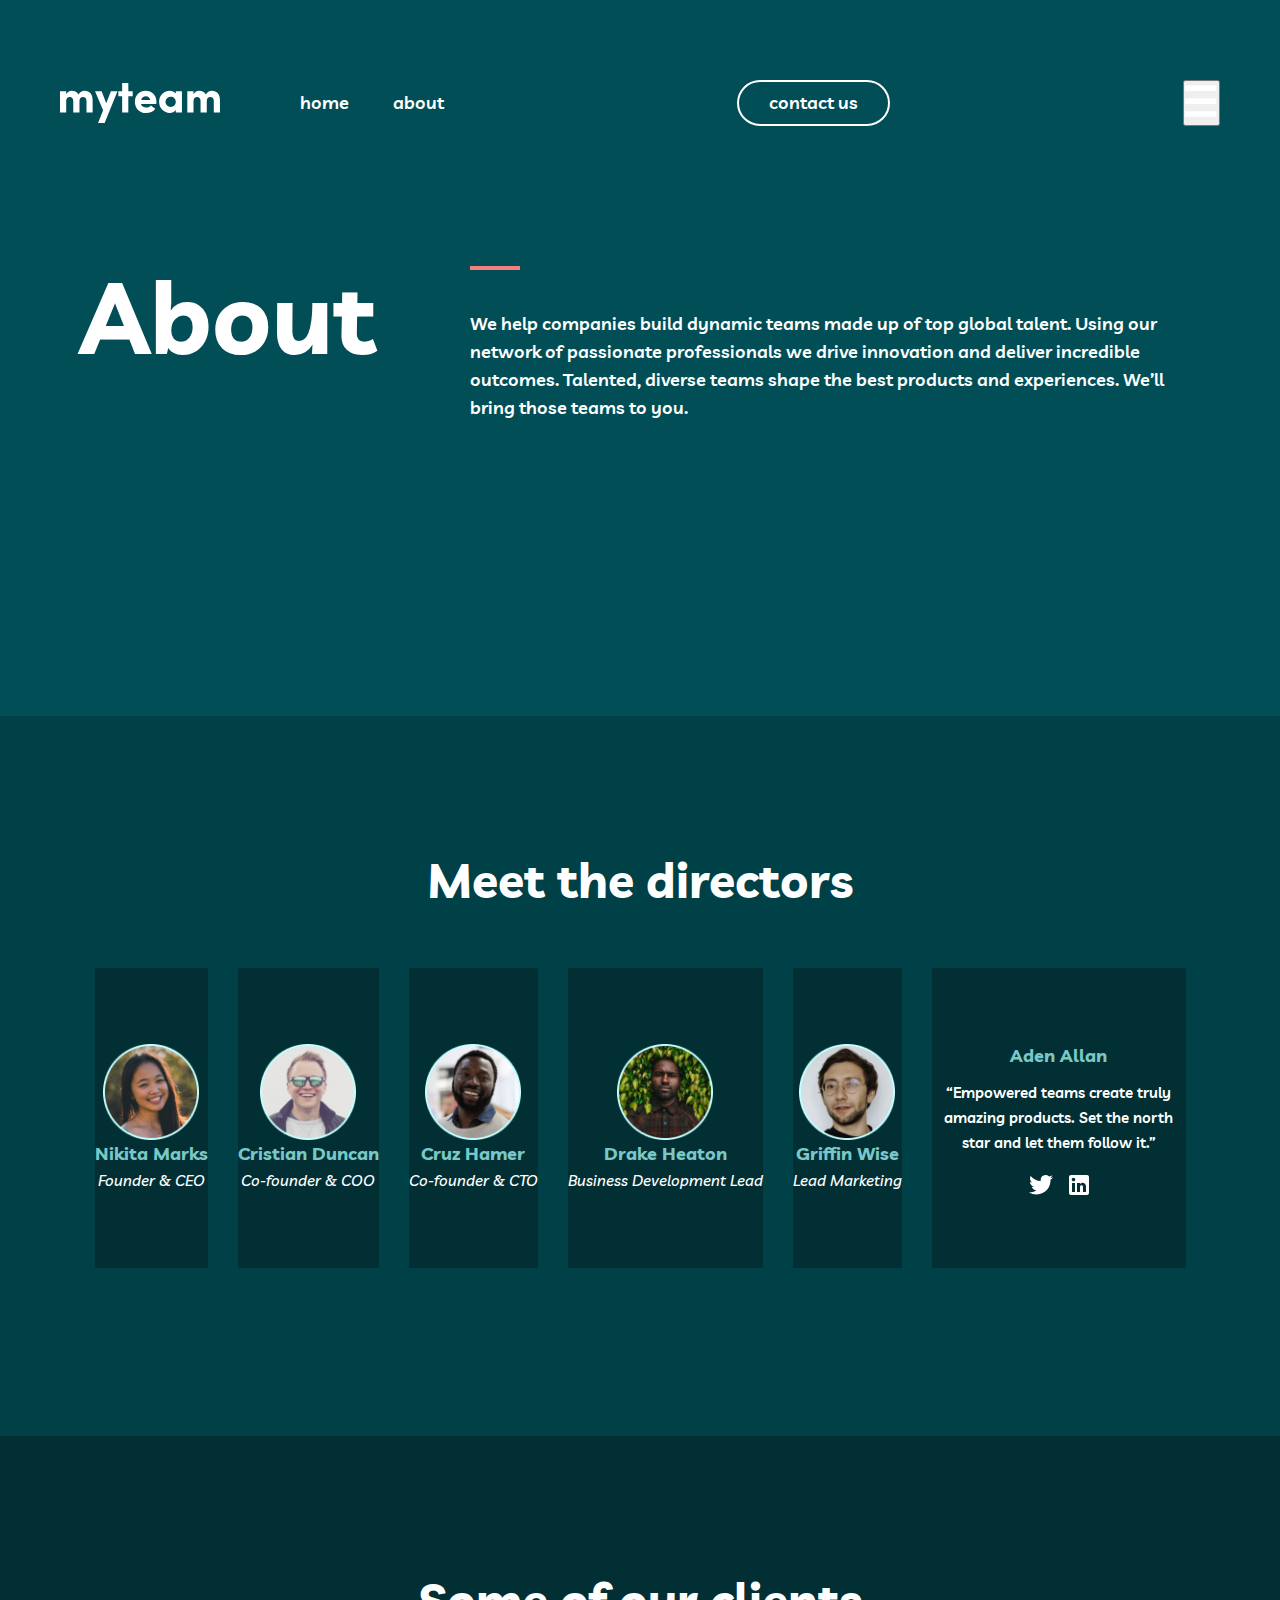
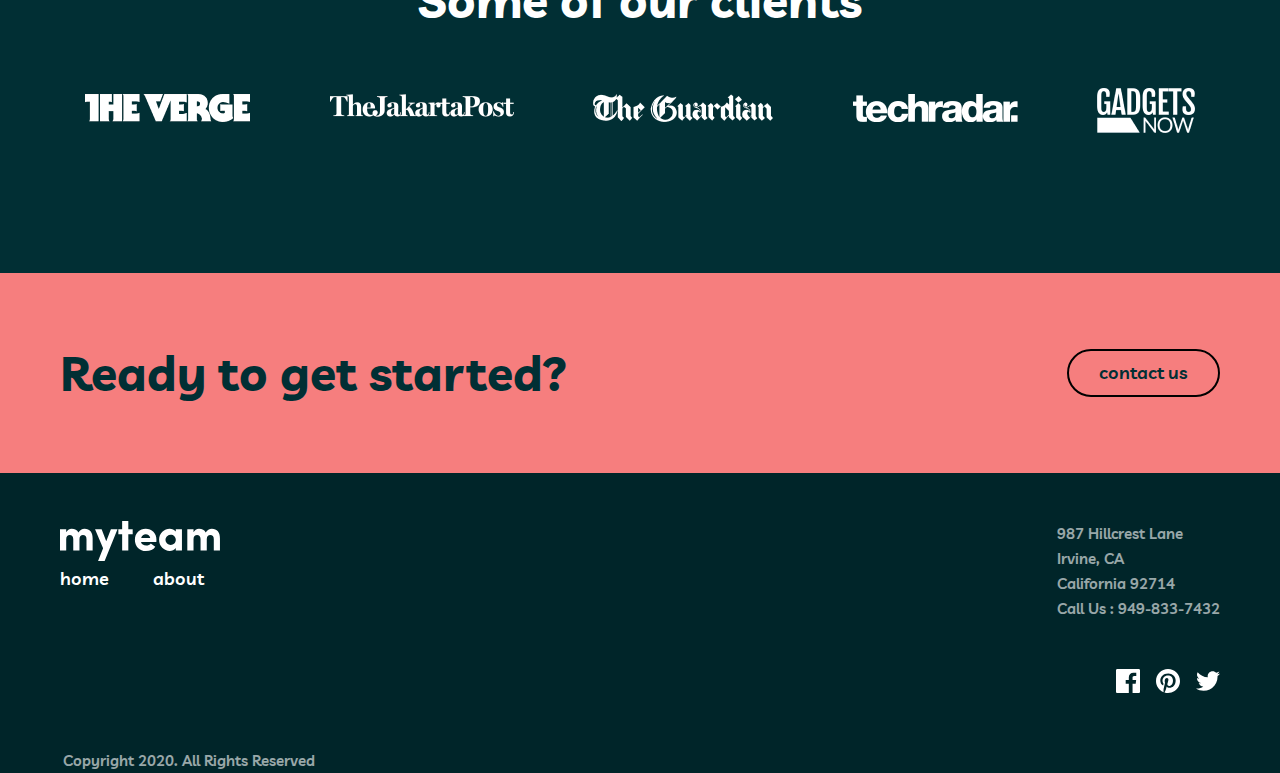
<file: about.html>
<!DOCTYPE html>
<html lang="en">
<head>
    <meta charset="UTF-8">
    <meta name="viewport" content="width=device-width, initial-scale=1.0">
    <title>About</title>
    <link rel="stylesheet" href="./css/style.css">
</head>
<body>
    <header class="site-header">
        <div class="container">
            <div class="header">
                <div class="header-content">
                    <div class="header-logo">
                        <img class="myteam-logo" src="./images/myteam-logo.svg" alt="myteam logo svg" width="160" height="40">
                        <div class="header-text">
                            <a class="header-title text-space" href="./index.html">home</a>
                            <a class="header-title" href="#">about</a>
                        </div>
                    </div>
                    <a class="button" href="./contact.html">contact us</a>
                    <button class="hamburger-btn">
                        <img class="hamburger-img" src="./images/hamburger-logo.svg" alt="" width="33" height="33">
                    </button>
                </div>
            </div>
            <div class="hero">
                <div class="container">
                    <div class="hero-content">
                        <div class="hero-card1">
                            <h1 class="hero-title">About</h1>
                        </div>
                        <div class="hero-card2">
                            <span class="hero-line"></span>
                            <p class="hero-text">We help companies build dynamic teams made up of top global talent. Using our network of passionate professionals we drive innovation and deliver incredible outcomes. Talented, diverse teams shape the best products and experiences. We’ll bring those teams to you.</p>
                        </div>
                    </div>
                </div>
            </div>
        </div>
    </header> 
    <main class="site-main">
        <section class="directors-section">
            <div class="container">
                <div class="directors">
                    <div class="directors-title">
                        <div class="director-title-text">
                            <h2 class="director-title">Meet the directors</h2>
                        </div>
                    </div>
                    <div class="directors-card">
                        <div class="directors-card1">
                            <img class="directors-img" src="./images/directors-img1.png" alt="" width="96" height="96">
                            <b class="directors-name">Nikita Marks</b>
                            <p class="directors-text">Founder & CEO</p>
                        </div>
                        <div class="directors-card1">
                            <img class="directors-img" src="./images/directors-img2.png" alt="" width="96" height="96">
                            <b class="directors-name">Cristian Duncan</b>
                            <p class="directors-text">Co-founder & COO</p>
                        </div>
                        <div class="directors-card1">
                            <img class="directors-img" src="./images/directors-img3.png" alt="" width="96" height="96">
                            <b class="directors-name">Cruz Hamer</b>
                            <p class="directors-text">Co-founder & CTO</p>
                        </div>
                        <div class="directors-card1">
                            <img class="directors-img" src="./images/directors-img4.png" alt="" width="96" height="96">
                            <b class="directors-name">Drake Heaton</b>
                            <p class="directors-text">Business Development Lead</p>
                        </div>
                        <div class="directors-card1">
                            <img class="directors-img" src="./images/directors-img5.png" alt="" width="96" height="96">
                            <b class="directors-name">Griffin Wise</b>
                            <p class="directors-text">Lead Marketing</p>
                        </div>
                        <div class="directors-card1">
                            <b class="directors-name">Aden Allan</b>
                            <p class="directors-text1">“Empowered teams create truly amazing products. Set the north star and let them follow it.”</p>
                            <img class="directors-link" src="./images/directors-link.svg" alt="" width="60" height="20">
                        </div>
                    </div>
                </div>
            </div>
        </section>
    </main>
    <footer class="site-footer">
        <div class="footer-clients">
            <div class="footer-title">
                <h2 class="footer-title-text">Some of our clients</h2>
                <img class="footer-img" src="./images/logo.png" alt="5ta logo" width="1110" height="45">
            </div> 
        </div>
        <div class="footer-color">
            <div class="container">
                <div class="footer">
                    <div class="footer-card">
                        <h2 class="footer-title">Ready to get started?</h2>
                        <a class="footer-button" href="./contact.html">contact us</a>
                        
                    </div>
                </div>
            </div>
        </div>
        <div class="footer-bg">
            <div class="container footer-box">
                <div class="footer-end">
                    <div class="footer-card1">
                        <img class="footer-end-logo" src="./images/myteam-svg-end.svg" alt="" width="160" height="40">
                        <div class="footer-spcace">
                            <a class="footer-link" href="./index.html">home</a>
                            <a class="footer-link" href="./about.html">about</a>
                        </div>
                    </div>
                    <div class="footer-card2">
                        <p class="footer-end-text">987  Hillcrest Lane <br>Irvine, CA <br>California 92714 <br>Call Us : 949-833-7432</p>
                    </div>
                </div>
                <div class="footer-card3">
                    <img class="footer-svg" src="./images/facebook-twitter.svg" alt="" width="104" height="24">
                    <p class="footer-text">Copyright 2020. All Rights Reserved</p>
                </div>
            </div>
        </div>
    </footer>
</body>
</html>
</file>
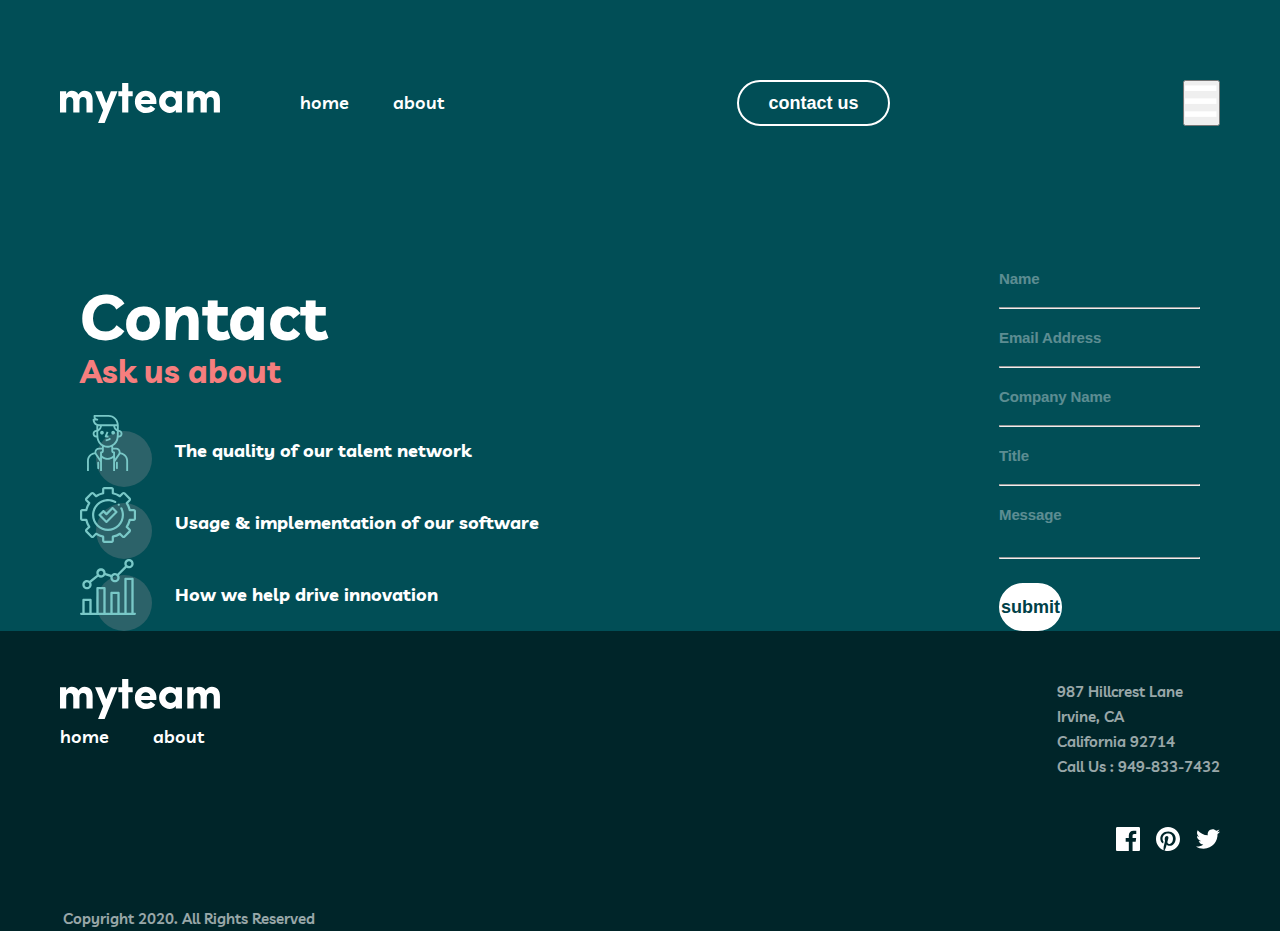
<file: contact.html>
<!DOCTYPE html>
<html lang="en">
<head>
    <meta charset="UTF-8">
    <meta name="viewport" content="width=device-width, initial-scale=1.0">
    <title>Contact</title>
    <link rel="stylesheet" href="./css/contact.css">
</head>
<body>
    <header class="site-header">
        <div class="container">
            <div class="header">
                <div class="header-content">
                    <div class="header-logo">
                        <img class="myteam-logo" src="./images/myteam-logo.svg" alt="myteam logo svg" width="160" height="40">
                        <div class="header-text">
                            <a class="header-title text-space" href="./index.html">home</a>
                            <a class="header-title" href="./about.html">about</a>
                        </div>
                    </div>
                    <button class="button">contact us</button>
                    <button class="hamburger-btn">
                        <img class="hamburger-img" src="./images/hamburger-logo.svg" alt="" width="33" height="33">
                    </button>
                </div>
            </div>
            <div class="hero">
                <div class="container">
                    <div class="hero-content">
                        <div class="hero-card1">
                            <h1 class="hero-title">Contact</h1>
                            <b class="hero-title-text">Ask us about</b>
                            <div class="team">
                                <div class="card1">
                                    <img src="./images/teams-logo1.svg" alt="">
                                    <div class="team-text">
                                        <p class="teams-text">The quality of our talent network</p>
                                    </div>
                                </div>
                                <div class="card1">
                                    <img src="./images/teams-logo2.svg" alt="">
                                    <div class="team-text">
                                        <p class="teams-text">Usage & implementation of our software</p>
                                    </div>
                                </div>
                                <div class="card1">
                                    <img src="./images/teams-logo3.svg" alt="">
                                    <div class="team-text">
                                        
                                        <p class="teams-text">How we help drive innovation</p>
                                    </div>
                                </div>
                            </div>
                        </div>
                        <div class="hero-card">
                            <label class="label-hero">
                                <input class="input" type="text" placeholder="Name">
                            </label>
                            <hr class="text">
                            <label class="label-hero">
                                <input class="input"  type="text" placeholder="Email Address">
                            </label>
                            <hr class="text">
                            <label class="label-hero">
                                <input class="input"  type="text" placeholder="Company Name">
                            </label>
                            <hr class="text">
                            <label class="label-hero">
                                <input class="input"  type="text" placeholder="Title">
                            </label>
                            <hr class="text">
                            <label class="label-hero">
                                <input class="input2"  type="text" placeholder="Message">
                            </label>
                            <hr class="message">
                            <button class="submit-button" type="submit">submit</button>
                        </div> 
                    </div> 
                </div>
            </div>
        </div> 
    </header>
    <footer>
        <div class="footer-bg">
            <div class="container footer-box">
                <div class="footer-end">
                    <div class="footer-card1">
                        <img class="footer-end-logo" src="./images/myteam-svg-end.svg" alt="" width="160" height="40">
                        <div class="footer-spcace">
                            <a class="footer-link" href="./index.html">home</a>
                            <a class="footer-link" href="./about.html">about</a>
                        </div>
                    </div>
                    <div class="footer-card2">
                        <p class="footer-end-text">987  Hillcrest Lane <br>Irvine, CA <br>California 92714 <br>Call Us : 949-833-7432</p>
                    </div>
                </div>
                <div class="footer-card3">
                    <img class="footer-svg" src="./images/facebook-twitter.svg" alt="" width="104" height="24">
                    <p class="footer-text">Copyright 2020. All Rights Reserved</p>
                </div>
            </div>
        </div>
    </footer>
</body>
</html>
</file>
<file: css/style.css>
@font-face {
    font-family: 'Livvic';
    src: url('../fonts/Livvic-SemiBold.woff2') format('woff2'),
        url('../fonts/Livvic-SemiBold.woff') format('woff');
    font-weight: 600;
    font-style: normal;
    font-display: swap;
}

@font-face {
    font-family: 'Livvic';
    src: url('../fonts/Livvic-Bold.woff2') format('woff2'),
        url('../fonts/Livvic-Bold.woff') format('woff');
    font-weight: bold;
    font-style: normal;
    font-display: swap;
}

@font-face {
    font-family: 'Livvic';
    src: url('../fonts/Livvic-MediumItalic.woff2') format('woff2'),
        url('../fonts/Livvic-MediumItalic.woff') format('woff');
    font-weight: 500;
    font-style: italic;
    font-display: swap;
}
*{
    margin: 0;
    padding: 0;
    list-style: none;
    text-decoration: none;
    box-sizing: border-box;
}
body{
    font-family: 'Livvic', sans-serif;
    background-color: #014E56;
}
.container{
    max-width: 1200px;
    margin: 0 auto;
    padding: 0 20px;
}
.header{
    margin-bottom: 140px;
}
.header-content{
    padding-top: 80px;
    display: flex;
    justify-content: space-between;
    max-width: 1200px;
}
.header-logo{
    display: flex;
    justify-content: space-between;
    align-items: center;
}
.header-title{
    width: 49px;
    height: 28px;
    color: #FFF;
    font-size: 18px;
    font-style: normal;
    font-weight: 600;
    line-height: 28px; 
}
.myteam-logo{
    margin-right: 80px;
}
.text-space{
    margin-right: 40px;
}
.button{
    width: 153px;
    height: 46px;
    flex-shrink: 0;
    display: flex;
    justify-content: center;
    align-items: center;
    border-radius: 24px;
    border: 2px solid #FFF;
    color: #FFF;
    font-size: 18px;
    font-style: normal;
    font-weight: 600;
    line-height: 28px;
    background-color: #014E56;
}
.button:hover{
    cursor: pointer;
    width: 153px;
    height: 46px;
    flex-shrink: 0;
    display: flex;
    justify-content: center;
    align-items: center;
    border-radius: 24px;
    border: 2px solid #014E56;
    color: #014E56;
    font-size: 18px;
    font-style: normal;
    font-weight: 600;
    line-height: 28px;
    background-color: white;
}
.hero-content{
    display: flex;
    justify-content: space-between;
}
.hero-title{
    max-width: 350px;
    height: 200px;
    color: #FFF;
    font-size: 100px;
    font-style: normal;
    font-weight: 700;
    line-height: 100px;
    margin-bottom: 250px;
}
.color-red{
    color: #F67E7E;
    font-size: 100px;
    font-style: normal;
    font-weight: 700;
    line-height: 100px;
}
.hero-card2{
    display: flex;
    flex-direction: column;
}
.hero-line{
    width: 50px;
    height: 4px;
    flex-shrink: 0;
    background: #F67E7E;
    margin-bottom: 40px;
}
.hero-text{
    width: 730px;
    color: #FFF;
    font-size: 18px;
    font-style: normal;
    font-weight: 600;
    line-height: 28px;
}
.directors-section{
    background-color: #004047;
    /* background-image: url("../images/element-bg8.png"), url("../images/element-bg9.png");
    background-repeat: no-repeat, no-repeat;
    background-position: calc(50% - 759px) calc(50% - 425px), calc(50% + 700px) calc(50% + 475px); */
}
.director-title-text{
    display: flex;
    justify-content: center;
    margin-bottom: 64px;
}
.director-title{
    padding-top: 140px;
    max-width: 920px;
    color: #FFF;
    text-align: center;
    font-size: 48px;
    font-style: normal;
    font-weight: 700;
    line-height: 48px; 
}
.directors-card{
    display: flex;
    justify-content: center;
    flex-wrap: wrap;
    align-items: start;
    gap: 30px;
    padding-bottom: 168px;
}
.director-border{
    margin-bottom: 133px;
}
.directors-card1{
    max-width: 350px;
    height: 300px;
    display: flex;
    flex-direction: column;
    justify-content: center;
    align-items: center;
    background-color: #012F34;
    text-align: center;
}
.directors-name{
    display: flex;
    flex-direction: column;
    color: #79C8C7;
    text-align: center;
    font-size: 18px;
    font-style: normal;
    font-weight: 700;
    line-height: 28px;
}
.directors-text{
    color: #FFF;
    text-align: center;
    font-size: 15px;
    font-style: italic;
    font-weight: 500;
    line-height: 25px;
}
.border-radius{
    width: 56px;
    height: 56px;
    display: flex;
    justify-content: center;
    align-items: center;
    flex-shrink: 0;
    border-radius: 56px;
    background: #F67E7E;
}
.border{
    font-size: 28px;
}
.border-radius-color{
    width: 56px;
    height: 56px;
    display: flex;
    justify-content: center;
    align-items: center;
    flex-shrink: 0;
    border-radius: 56px;
    background: #79C8C7;
}
.directors-text1{
    margin-top: 10px;
    margin-bottom: 20px;
    max-width: 254px;
    color: #FFF;
    text-align: center;
    font-size: 15px;
    font-style: normal;
    font-weight: 600;
    line-height: 25px;
}
.footer-clients{
    background-color: #012F34;

}
.footer-title-text{
    margin-top: 140px;
    margin-bottom: 64px;
    color: #FFF;
    text-align: center;
    font-size: 48px;
    font-style: normal;
    font-weight: 700;
    line-height: 48px;
}
.footer-title{
    display: flex;
    justify-content: center;
    align-items: center;
    margin: 0;
}
.footer-color{
    background-color: #F67E7E;
}
.footer-card{
    display: flex;
    align-items: start;
    justify-content: space-between;
    padding-top: 76px;
    padding-bottom: 76px;
}
.footer-title{
    color: #012F34;
    display: flex;
    flex-direction: column;
    font-size: 48px;
    font-style: normal;
    font-weight: 700;
    line-height: 48px;
}
.footer-img{
    margin-bottom: 140px;
}
.footer-button{
    cursor: pointer;
    width: 153px;
    height: 48px;
    flex-shrink: 0;
    border-radius: 24px;
    border: 2px solid black;
    color: #012F34;
    text-align: center;
    padding-top: 8px;
    font-size: 18px;
    font-style: normal;
    font-weight: 600;
    line-height: 28px;
    background-color: #F67E7E;
}
.footer-button:hover{
    cursor: pointer;
    width: 153px;
    height: 48px;
    flex-shrink: 0;
    border-radius: 24px;
    border: 2px solid black;
    color: #F67E7E;
    font-size: 18px;
    text-align: center;
    padding-top: 8px;
    font-style: normal;
    font-weight: 600;
    line-height: 28px;
    background-color: #012F34;
}
.footer-bg{
    background-color: #002529;
}
.footer-end{
    padding-top: 48px;
    padding-bottom: 48px;
    display: flex;
    justify-content: space-between;
    align-items: start;
}
.footer-end-logo{
    flex-shrink: 0;
}
.footer-end-text{
    max-width: 445px;
    color: #FFF;
    opacity: 0.6;
    font-size: 15px;
    font-style: normal;
    font-weight: 600;
    line-height: 25px;
}
.footer-link{
    color: #FFF;
    font-size: 18px;
    font-style: normal;
    font-weight: 600;
    line-height: 28px; 
}
.footer-link + .footer-link{
    margin-left: 40px;
    color: #FFF;
    font-style: normal;
    font-weight: 600;
    line-height: 28px; 
}
.footer-card3{
    text-align: right;
    cursor: pointer;
}
.footer-svg{
    flex-shrink: 0;
    text-align: right;
}
.footer-text{
    margin-top: 51px;
    max-width: 255px;
    color: #FFF;   
    text-align: right;
    font-size: 15px;
    font-style: normal;
    font-weight: 600;
    line-height: 25px;
    opacity: 0.6;
}
@media only screen and (max-width:768px){
    .myteam-logo{
        margin-right: 48px;
        margin-left: 10px;
        max-width: 128px;
        height: 32px;
    }
    .site-header{
        background-image: url("../images/about-img.svg");
        background-repeat: no-repeat;
        background-position: right bottom;
    }
    .hero-content{
        flex-direction: column;
        align-items: center;
        justify-content: center;
    }
    .hero-title{
        text-align: center;
        margin-bottom: 24px;
        height: 60px;
    }
    .hero-line{
        width: 0;
        height: 0;
        display: inline;
    }
    .hero-text{
        text-align: center;
        max-width: 444px;
    }
    .hero-card2{
        display: flex;
        justify-content: center;
        align-items: center;
        color: #FFF;
        text-align: center;
        font-family: Livvic;
        font-size: 15px;
        font-style: normal;
        font-weight: 600;
        line-height: 28px; /* 186.667% */
        padding-bottom: 112px;
    }
    .team-title{
        max-width: 100%;
    }
    .teams-content{
        flex-direction: column;
        gap: 64px;
    }
    .teams{
        display: flex;
        flex-direction: column;
        gap: 17px;
        padding-left: 80px;
    }
    .team-text{
        padding-top: 32px;
    }
    .teams-text{
        margin-top: 16px;
    }
    .card1{
        display: flex;
        justify-content: center;
    }
   .stories{
    display: flex;
    flex-direction: column;
    background-image: url("../images/stories-svg.svg");
    background-repeat: no-repeat;
    background-position: right bottom;
   }
   .stories-title{
    margin-bottom: 84px;
   }
   .stories-text2{
    margin-top: 0;
   }
   .stories-img{
    margin-bottom: 110px;
   }
   .stories-content{
    display: flex;
    flex-direction: column;
    align-items: center;
   }
   .footer-bg{
    padding-bottom: 56px;
   }
   .footer{
    background-image: url("../images/ready-svg.svg");
    background-repeat: no-repeat;
    background-position: left bottom;
   }
   .footer-title{
    color: #012F34;
    font-family: Livvic;
    font-size: 32px;
    font-style: normal;
    font-weight: 700;
    line-height: 32px; /* 100% */
    margin-right: 84px;
   }
   .footer-clients{
    background-image: url("../images/element-bg10.svg");
    background-repeat: no-repeat;
    background-position: left top;
   }
   .footer-card1{
    margin-bottom: 33px;
   }
   .footer-card{
    display: flex;
    justify-content: center;
    align-items: center;
   }
   .footer-end-logo{
    max-width: 96px;
    height: 24px;
    margin-bottom: 53px;
   }
   .footer-img{
    padding-left: 49px;
    width: 689px;
    height: 28px;
    flex-shrink: 0;
     
   }
   .footer-link{
    color: #FFF;
    font-family: Livvic;
    font-size: 15px;
    font-style: normal;
    font-weight: 600;
    line-height: 25px; /* 166.667% */
   }
   .footer-end{
    padding-bottom: 0;
    display: flex;
    justify-content: space-between;
   }
   .footer-end-text{
    width: auto;
   }
   .footer-card3{
    display: flex;
    align-items: center;
    justify-content: space-between;
   }
   .footer-box{
    display: flex;
    flex-direction: column;
   }
   .footer-text{
    margin-top: 0;
   }
   .directors-section{
    background-image: url("../images/directors-svg2.svg");
    background-repeat: no-repeat;
    background-position: left top;
   }
   .directors-card{
    background-image: url("../images/directors-svg.svg");
    background-repeat: no-repeat;
    background-position: right bottom;
   }
   .directors-card1{
    max-width: 281px;
   }
}
@media only screen and (max-width: 376px) {
    .header-text{
        display: none;
    }
    .header-logo{
        max-width: 128px;
        height: 32px;
    }
    .button{
        display: none;
    }
    .site-header{
        background-image: none;
    }
    .header{
        margin-bottom: 80px;
    }
    .hamburger-btn{
        display: block;
        border: none;
        background-color: #014E56;
    }
    .hero-content{
        max-width: 327px;
    }
    .hero-title{
        color: #FFF;
        text-align: center;
        font-family: Livvic;
        font-size: 40px;
        font-style: normal;
        font-weight: 700;
        line-height: 40px; /* 100% */
    }
    .color-red{
        color: #F67E7E;
        font-family: Livvic;
        font-size: 40px;
        font-style: normal;
        font-weight: 700;
        line-height: 40px;
    }
    .hero-card1{
        display: flex;
        justify-content: center;
        max-width: 327px;
        padding-left: 24px;
        padding-right: 24px;
    }
    .hero-card2{
        display: flex;
        justify-content: center;
        max-width: 369px;
        padding-left: 24px;
        padding-right: 24px;
        background-image: url("../images/about-mobile-img.svg");
        background-repeat: no-repeat;
        background-position: right bottom;
    }
    .hero-text{
        max-width: 327px;
        color: #FFF;
        text-align: center;
        font-family: Livvic;
        font-size: 15px;
        font-style: normal;
        font-weight: 600;
        line-height: 28px; /* 186.667% */
    }
    .hero-line{
        display: none;
    }
    .directors-section{
        background-image: url("../images/directors-mobile-img.svg");
        background-repeat: no-repeat;
        background-position: left top;
    }
    .director-title{
        color: #FFF;
        text-align: center;
        font-family: Livvic;
        font-size: 32px;
        font-style: normal;
        font-weight: 700;
        line-height: 32px; /* 100% */
    }
    .card{
        max-width: 240px;
    }
    .team-title{
        color: #FFF;
        font-family: Livvic;
        font-size: 32px;
        font-style: normal;
        font-weight: 700;
        line-height: 32px; /* 100% */
    }
    .team-line{
        margin-top: 64px;
        margin-bottom: 32px;
    }
    .team-text{
        display: flex;
        flex-direction: column;
        justify-content: center;
        align-items: center;
        margin-left: 0;
    }
    .teams{
        padding-left: 24px;
        padding-bottom: 0;
        background-image: url("../images/build-logo.svg");
        background-repeat: no-repeat;
        background-position: right top;
    }
    .card1{
        max-width: 327px;
        display: flex;
        flex-direction: column;
        align-items: center;
        justify-content: center;
        margin-bottom: 60px;
    }
    .team-title-color{
        max-width: 327px;
        display: inline-block;
        color: #F67E7E;
        text-align: center;
        font-family: Livvic;
        font-size: 18px;
        font-style: normal;
        font-weight: 700;
        line-height: 28px; /* 155.556% */
    }
    .teams-text{
        max-width: 327px;
        display: flex;
        justify-content: center;
        align-items: center;
        color: #FFF;
        text-align: center;
        font-family: Livvic;
        font-size: 15px;
        font-style: normal;
        font-weight: 600;
        line-height: 25px; /* 166.667% */
    }
    .stories-title-text{
        max-width: 327px;
    }
    .stories-title{
        color: #FFF;
        text-align: center;
        font-family: Livvic;
        font-size: 32px;
        font-style: normal;
        font-weight: 700;
        line-height: 32px; /* 100% */
    }
    .stories-text-color{
        color: #79C8C7;
        font-family: Livvic;
        font-size: 32px;
        font-style: normal;
        font-weight: 700;
        line-height: 32px;
    }
    .stories-text2{
        color: #FFF;
        text-align: center;
        font-family: Livvic;
        font-size: 15px;
        font-style: normal;
        font-weight: 600;
        line-height: 25px; /* 166.667% */
    }
    .stories-text{
        color: #79C8C7;
        text-align: center;
        font-family: Livvic;
        font-size: 18px;
        font-style: normal;
        font-weight: 700;
        line-height: 28px; /* 155.556% */
    }
    .stories-text3{
        color: #FFF;
        text-align: center;
        font-family: Livvic;
        font-size: 13px;
        font-style: italic;
        font-weight: 500;
        line-height: 18px; /* 138.462% */
    }
    .stories{
        background-image: none;
    }

    .stories-section{
        background-image: url("../images/stories-mobile-img1.svg") , url("../images/stories-mobile-img2.svg");
        background-position: left top, right bottom;
        background-repeat: no-repeat, no-repeat;
    }
    .footer-clients{
        background-image: url("../images/clients-mobile.svg");
        background-repeat: no-repeat;
        background-position: left top;
    }
    .footer-card{
        padding-left: 24px;
        padding-right: 24px;
        max-width: 327px;
        flex-direction: column;
        align-items: center;
        justify-content: center;
        padding-bottom: 0;
    }
    .footer-title{
        color: #012F34;
        text-align: center;
        font-family: Livvic;
        font-size: 32px;
        font-style: normal;
        font-weight: 700;
        line-height: 32px; /* 100% */
        margin: 0;
    }
    .footer-button{
        margin-top: 24px;
        margin-bottom: 83px;
    }
    .footer-title-text{
        color: #FFF;
        text-align: center;
        font-family: Livvic;
        font-size: 32px;
        font-style: normal;
        font-weight: 700;
        line-height: 32px; /* 100% */
    }
    .footer{
        background-image: url("../images/ready-mobile-img.svg");
        background-repeat: no-repeat;
        background-position: left bottom;
    }
    .footer-img{
        display: none;
    }
    .footer-end{
        flex-direction: column;
        justify-content: center;
        align-items: center;
        padding-bottom: 40px;
    }
    .footer-card3{
        flex-direction: column;
        gap: 16px;
    }
}
</file>
<file: css/contact.css>
@font-face {
    font-family: 'Livvic';
    src: url('../fonts/Livvic-SemiBold.woff2') format('woff2'),
        url('../fonts/Livvic-SemiBold.woff') format('woff');
    font-weight: 600;
    font-style: normal;
    font-display: swap;
}

@font-face {
    font-family: 'Livvic';
    src: url('../fonts/Livvic-Bold.woff2') format('woff2'),
        url('../fonts/Livvic-Bold.woff') format('woff');
    font-weight: bold;
    font-style: normal;
    font-display: swap;
}

@font-face {
    font-family: 'Livvic';
    src: url('../fonts/Livvic-MediumItalic.woff2') format('woff2'),
        url('../fonts/Livvic-MediumItalic.woff') format('woff');
    font-weight: 500;
    font-style: italic;
    font-display: swap;
}
*{
    margin: 0;
    padding: 0;
    list-style: none;
    text-decoration: none;
    box-sizing: border-box;
}
body{
    font-family: 'Livvic', sans-serif;
    background-color: #014E56;
}

.container{
    max-width: 1200px;
    margin: 0 auto;
    padding: 0 20px;
}
.header{
    margin-bottom: 140px;
}
.header-content{
    padding-top: 80px;
    display: flex;
    justify-content: space-between;
    max-width: 1200px;
}
.header-logo{
    display: flex;
    justify-content: space-between;
    align-items: center;
}
.header-title{
    width: 49px;
    height: 28px;
    color: #FFF;
    font-size: 18px;
    font-style: normal;
    font-weight: 600;
    line-height: 28px; 
}
.myteam-logo{
    margin-right: 80px;
}
.text-space{
    margin-right: 40px;
}
.button{
    width: 153px;
    height: 46px;
    flex-shrink: 0;
    display: flex;
    justify-content: center;
    align-items: center;
    border-radius: 24px;
    border: 2px solid #FFF;
    color: #FFF;
    font-size: 18px;
    font-style: normal;
    font-weight: 600;
    line-height: 28px;
    background-color: #014E56;
}
.button:hover{
    cursor: pointer;
    width: 153px;
    height: 46px;
    flex-shrink: 0;
    display: flex;
    justify-content: center;
    align-items: center;
    border-radius: 24px;
    border: 2px solid #014E56;
    color: #014E56;
    font-size: 18px;
    font-style: normal;
    font-weight: 600;
    line-height: 28px;
    background-color: white;
}
.hero-content{
    display: flex;
    justify-content: space-between;
    align-items: start;
}
.hero-title{
    max-width: 350px;
    color: #FFF;
    font-size: 64px;
    font-style: normal;
    font-weight: 700;
    line-height: 100px;
    height: 81px;
}
.hero-title-text{
    max-width: 540px;
    color: #F67E7E;
    font-size: 32px;
    font-style: normal;
    font-weight: 700;
    line-height: 48px; 
}
.card1{
    display: flex;
    align-items: center;
}
.team{
    margin-top: 20px;
}
.team-text{
    margin-left: 23px;
    max-width: 445px;
    flex-shrink: 0;
    color: #FFF;
    font-size: 18px;
    font-style: normal;
    font-weight: 700;
    line-height: 28px;
}
.input{
    max-width: 445px;
    color: #FFF;
    font-size: 15px;
    font-style: normal;
    font-weight: 600;
    line-height: 25px;
    letter-spacing: -0.115px;
    opacity: 0.6;
    background-color: #014E56;
    border: none;
}
.input::placeholder{
    color: #FFF;
    font-size: 15px;
    font-style: normal;
    font-weight: 600;
    line-height: 25px; 
    letter-spacing: -0.115px;
    opacity: 0.6;
}
.input2{
    max-width: 445px;
    color: #FFF;
    font-size: 15px;
    font-style: normal;
    font-weight: 600;
    line-height: 25px;
    letter-spacing: -0.115px;
    opacity: 0.6;
    background-color: #014E56;
    border: none;
    margin-bottom: 30px;
}
.input2::placeholder{
    color: #FFF;
    font-size: 15px;
    font-style: normal;
    font-weight: 600;
    line-height: 25px; 
    letter-spacing: -0.115px;
    opacity: 0.6;
}
.text{
    margin: 16px auto;
    max-width: 540px;
    height: 1px;
    flex-shrink: 0;
    background: #FFF;
}
.submit-button{
    margin-top: 24px;
    max-width: 123px;
    height: 48px;
    flex-shrink: 0;
    border-radius: 24px;
    border: 2px solid #FFF;  
    background: #FFF;
    color: #004047;
    font-size: 18px;
    font-style: normal;
    font-weight: 600;
    line-height: 28px; 
}
.footer-bg{
    background-color: #002529;
}
.footer-end{
    padding-top: 48px;
    padding-bottom: 48px;
    display: flex;
    justify-content: space-between;
    align-items: start;
}
.footer-end-logo{
    flex-shrink: 0;
}
.footer-end-text{
    max-width: 445px;
    color: #FFF;
    opacity: 0.6;
    font-size: 15px;
    font-style: normal;
    font-weight: 600;
    line-height: 25px;
}
.footer-link{
    color: #FFF;
    font-size: 18px;
    font-style: normal;
    font-weight: 600;
    line-height: 28px; 
}
.footer-link + .footer-link{
    margin-left: 40px;
    color: #FFF;
    font-style: normal;
    font-weight: 600;
    line-height: 28px; 
}
.footer-card3{
    text-align: right;
    cursor: pointer;
}
.footer-svg{
    flex-shrink: 0;
    text-align: right;
}
.footer-text{
    margin-top: 51px;
    max-width: 255px;
    color: #FFF;   
    text-align: right;
    font-size: 15px;
    font-style: normal;
    font-weight: 600;
    line-height: 25px;
    opacity: 0.6;
}
@media only screen and (max-width:768px){
    .myteam-logo{
        margin-right: 48px;
        margin-left: 10px;
        max-width: 128px;
        height: 32px;
    }
    .site-header{
        background-image: url("../images/contanct-img1.svg");
        background-repeat: no-repeat;
        background-position: left 280px;
    }
    .hero{
        background-image: url("../images/contanct-img2.svg");
        background-repeat: no-repeat;
        background-position: right bottom;
    }
    .hero-content{
        flex-direction: column;
        align-items: center;
        justify-content: center;
    }
    .hero-title{
        text-align: center;
        margin-bottom: 24px;

    }
    .hero-title-text{
        text-align: center;
    }
    .hero-card1{
        width: 100%;
        display: flex;
        flex-direction: column;
        align-items: center;
        justify-content: center;
        margin-bottom: 63px;
    }
    .card1{
        display: flex;
        align-items: center;
    }
    .hero-line{
        display: inline;
    }
    .hero-text{
        text-align: center;
    }
    .hero-card2{
        padding-bottom: 256px;
        background-image: url("../images/taland-img2.svg");
        background-repeat: no-repeat;
        background-position: center bottom;
    }
    .hero-card{
        margin-bottom: 112px;
    }
    .team-title{
        max-width: 100%;
    }
    .teams-content{
        flex-direction: column;
        gap: 64px;
    }
    .teams{
        display: flex;
        flex-direction: column;
        gap: 17px;
        padding-left: 80px;
    }
    .team-text{
        padding-top: 0;
    }
    .teams-text{
        margin-top: 16px;
    }
    .footer-bg{
        padding-bottom: 56px;
       }
       .footer{
        background-image: url("../images/ready-svg.svg");
        background-repeat: no-repeat;
        background-position: left bottom;
       }
       .footer-title{
        color: #012F34;
        font-family: Livvic;
        font-size: 32px;
        font-style: normal;
        font-weight: 700;
        line-height: 32px; /* 100% */
        margin-right: 84px;
       }
       .footer-card1{
        margin-bottom: 33px;
       }
       .footer-card{
        display: flex;
        justify-content: center;
        align-items: center;
       }
       .footer-end-logo{
        max-width: 96px;
        height: 24px;
        margin-bottom: 53px;
       }
       .footer-link{
        color: #FFF;
        font-family: Livvic;
        font-size: 15px;
        font-style: normal;
        font-weight: 600;
        line-height: 25px; /* 166.667% */
       }
       .footer-end{
        padding-bottom: 0;
        display: flex;
        justify-content: space-between;
       }
       .footer-end-text{
        width: auto;
       }
       .footer-card3{
        display: flex;
        align-items: center;
        justify-content: space-between;
       }
       .footer-box{
        display: flex;
        flex-direction: column;
       }
       .footer-text{
        margin-top: 0;
       }
       .hamburger-btn{
        display: block;
        border: none;
        background-color: #014E56;
    }
}
@media only screen and (max-width: 376px) {
    .header-text{
        display: none;
    }
    .header-logo{
        width: 128px;
        height: 32px;
    }
    .button{
        display: none;
    }
    .site-header{
        background-image: none;
    }
    .header{
        margin-bottom: 80px;
    }
    .hamburger-btn{
        display: block;
        border: none;
        background-color: #014E56;
    }
    .hero-content{
        max-width: 327px;
    }
    .hero-title{
        color: #FFF;
        text-align: center;
        font-family: Livvic;
        font-size: 40px;
        font-style: normal;
        font-weight: 700;
        line-height: 40px; /* 100% */
        height: 43px;
    }
    .label-hero{
        max-width: 100%;
    }
    .color-red{
        color: #F67E7E;
        font-family: Livvic;
        font-size: 40px;
        font-style: normal;
        font-weight: 700;
        line-height: 40px;
    }
    .hero-card1{
        display: flex;
        justify-content: center;
        max-width: 327px;
        padding-left: 24px;
        padding-right: 24px;
    }
    .hero-card2{
        display: flex;
        justify-content: center;
        max-width: 369px;
        padding-left: 24px;
        padding-right: 24px;
        background-image: url("../images/about-mobile-img.svg");
        background-repeat: no-repeat;
        background-position: right bottom;
    }
    .hero-text{
        max-width: 327px;
        color: #FFF;
        text-align: center;
        font-family: Livvic;
        font-size: 15px;
        font-style: normal;
        font-weight: 600;
        line-height: 28px; /* 186.667% */
    }
    .hero-line{
        display: none;
    }
    .directors-section{
        background-image: url("../images/directors-mobile-img.svg");
        background-repeat: no-repeat;
        background-position: left top;
    }
    .director-title{
        color: #FFF;
        text-align: center;
        font-family: Livvic;
        font-size: 32px;
        font-style: normal;
        font-weight: 700;
        line-height: 32px; /* 100% */
    }
    .card{
        max-width: 240px;
    }
    .team-title{
        color: #FFF;
        font-family: Livvic;
        font-size: 32px;
        font-style: normal;
        font-weight: 700;
        line-height: 32px; /* 100% */
    }
    .team-line{
        margin-top: 64px;
        margin-bottom: 32px;
    }
    .team-text{
        width: 232px;
        display: flex;
        flex-direction: column;
        justify-content: center;
        align-items: center;
        margin-left: 0;
    }
    .teams{
        padding-left: 24px;
        padding-bottom: 0;
        background-image: url("../images/build-logo.svg");
        background-repeat: no-repeat;
        background-position: right top;
    }
    .card1{
        max-width: 327px;
        display: flex;
        gap: 23px;
        align-items: center;
        justify-content: center;
        margin-bottom: 30px;
    }
    .team-title-color{
        max-width: 327px;
        display: inline-block;
        color: #F67E7E;
        text-align: center;
        font-family: Livvic;
        font-size: 18px;
        font-style: normal;
        font-weight: 700;
        line-height: 28px; /* 155.556% */
    }
    .teams-text{
        max-width: 327px;
        display: flex;
        justify-content: center;
        align-items: center;
        color: #FFF;
        font-family: Livvic;
        font-size: 18px;
        font-style: normal;
        font-weight: 700;
        line-height: 28px; /* 155.556% */
    }
    .stories-title-text{
        max-width: 327px;
    }
    .stories-title{
        color: #FFF;
        text-align: center;
        font-family: Livvic;
        font-size: 32px;
        font-style: normal;
        font-weight: 700;
        line-height: 32px; /* 100% */
    }
    .stories-text-color{
        color: #79C8C7;
        font-family: Livvic;
        font-size: 32px;
        font-style: normal;
        font-weight: 700;
        line-height: 32px;
    }
    .stories-text2{
        color: #FFF;
        text-align: center;
        font-family: Livvic;
        font-size: 15px;
        font-style: normal;
        font-weight: 600;
        line-height: 25px; /* 166.667% */
    }
    .stories-text{
        color: #79C8C7;
        text-align: center;
        font-family: Livvic;
        font-size: 18px;
        font-style: normal;
        font-weight: 700;
        line-height: 28px; /* 155.556% */
    }
    .stories-text3{
        color: #FFF;
        text-align: center;
        font-family: Livvic;
        font-size: 13px;
        font-style: italic;
        font-weight: 500;
        line-height: 18px; /* 138.462% */
    }
    .stories{
        background-image: none;
    }

    .stories-section{
        background-image: url("../images/stories-mobile-img1.svg") , url("../images/stories-mobile-img2.svg");
        background-position: left top, right bottom;
        background-repeat: no-repeat, no-repeat;
    }
    .footer-clients{
        background-image: url("../images/clients-mobile.svg");
        background-repeat: no-repeat;
        background-position: left top;
    }
    .footer-card{
        padding-left: 24px;
        padding-right: 24px;
        max-width: 327px;
        flex-direction: column;
        align-items: center;
        justify-content: center;
        padding-bottom: 0;
    }
    .footer-title{
        color: #012F34;
        text-align: center;
        font-family: Livvic;
        font-size: 32px;
        font-style: normal;
        font-weight: 700;
        line-height: 32px; /* 100% */
        margin: 0;
    }
    .footer-button{
        margin-top: 24px;
        margin-bottom: 83px;
    }
    .footer-title-text{
        color: #FFF;
        text-align: center;
        font-family: Livvic;
        font-size: 32px;
        font-style: normal;
        font-weight: 700;
        line-height: 32px; /* 100% */
    }
    .footer{
        background-image: url("../images/ready-mobile-img.svg");
        background-repeat: no-repeat;
        background-position: left bottom;
    }
    .footer-img{
        display: none;
    }
    .footer-end{
        flex-direction: column;
        justify-content: center;
        align-items: center;
        padding-bottom: 40px;
    }
    .footer-card3{
        flex-direction: column;
        gap: 16px;
    }

}
</file>
